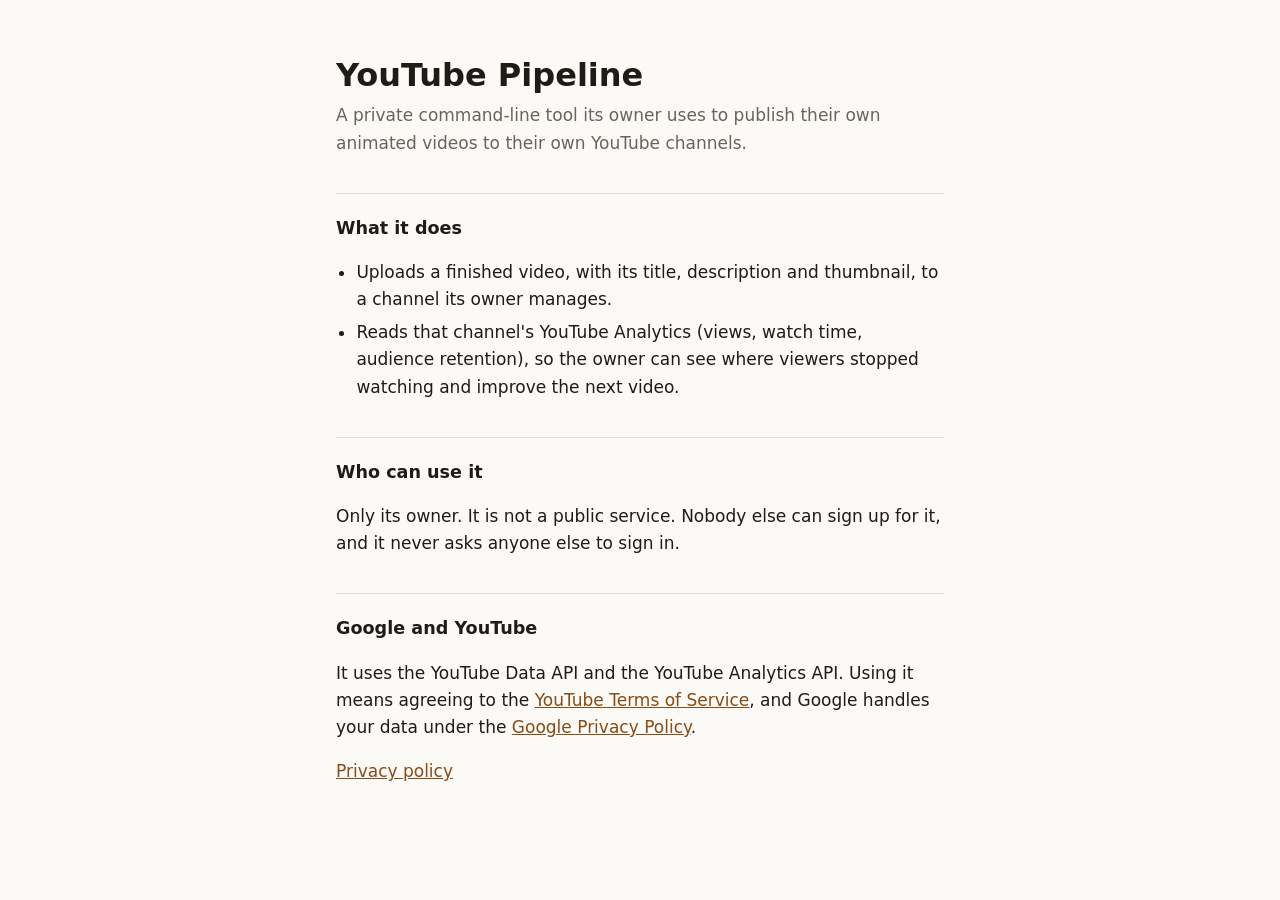
<file: index.html>
<!doctype html>
<html lang="en">
<head>
<meta charset="utf-8">
<meta name="viewport" content="width=device-width, initial-scale=1">
<title>YouTube Pipeline</title>
<link rel="stylesheet" href="style.css">
</head>
<body>
<main>
  <h1>YouTube Pipeline</h1>
  <p class="lede">A private command-line tool its owner uses to publish their own animated videos to their own YouTube channels.</p>

  <h2>What it does</h2>
  <ul>
    <li>Uploads a finished video, with its title, description and thumbnail, to a channel its owner manages.</li>
    <li>Reads that channel's YouTube Analytics (views, watch time, audience retention), so the owner can see where viewers stopped watching and improve the next video.</li>
  </ul>

  <h2>Who can use it</h2>
  <p>Only its owner. It is not a public service. Nobody else can sign up for it, and it never asks anyone else to sign in.</p>

  <h2>Google and YouTube</h2>
  <p>It uses the YouTube Data API and the YouTube Analytics API. Using it means agreeing to the
    <a href="https://www.youtube.com/t/terms">YouTube Terms of Service</a>, and Google handles your data under the
    <a href="https://policies.google.com/privacy">Google Privacy Policy</a>.</p>

  <p><a href="privacy.html">Privacy policy</a></p>
</main>
</body>
</html>
</file>
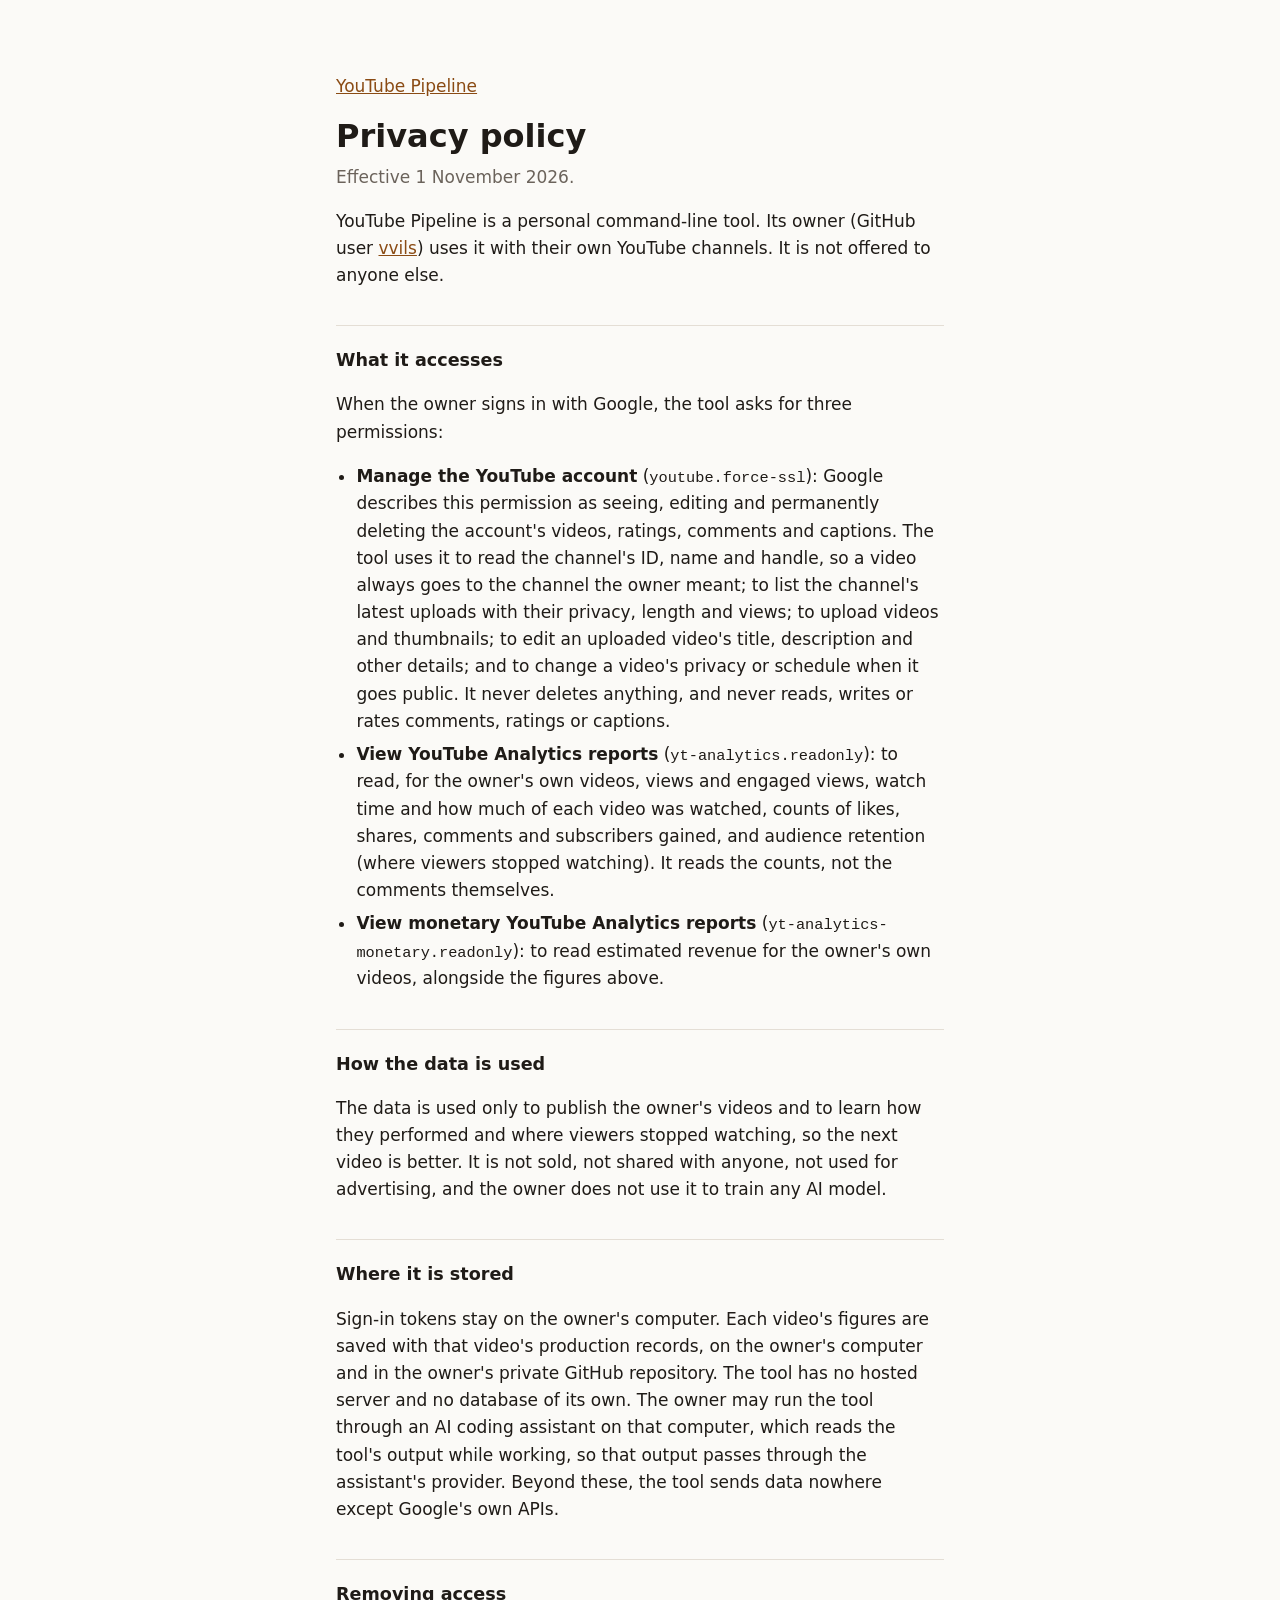
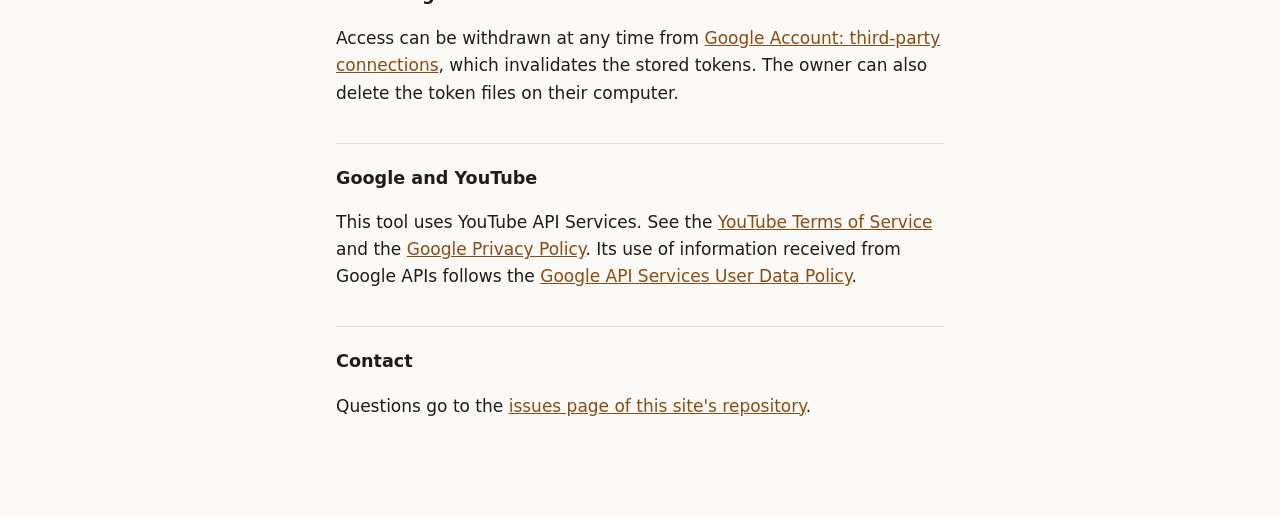
<file: privacy.html>
<!doctype html>
<html lang="en">
<head>
<meta charset="utf-8">
<meta name="viewport" content="width=device-width, initial-scale=1">
<title>Privacy Policy · YouTube Pipeline</title>
<link rel="stylesheet" href="style.css">
</head>
<body>
<main>
  <p><a href="./">YouTube Pipeline</a></p>
  <h1>Privacy policy</h1>
  <p class="lede">Effective 1 November 2026.</p>

  <p>YouTube Pipeline is a personal command-line tool. Its owner (GitHub user <a href="https://github.com/vvils">vvils</a>) uses it with their own YouTube channels. It is not offered to anyone else.</p>

  <h2>What it accesses</h2>
  <p>When the owner signs in with Google, the tool asks for three permissions:</p>
  <ul>
    <li><strong>Manage the YouTube account</strong> (<code>youtube.force-ssl</code>): Google describes this permission as seeing, editing and permanently deleting the account's videos, ratings, comments and captions. The tool uses it to read the channel's ID, name and handle, so a video always goes to the channel the owner meant; to list the channel's latest uploads with their privacy, length and views; to upload videos and thumbnails; to edit an uploaded video's title, description and other details; and to change a video's privacy or schedule when it goes public. It never deletes anything, and never reads, writes or rates comments, ratings or captions.</li>
    <li><strong>View YouTube Analytics reports</strong> (<code>yt-analytics.readonly</code>): to read, for the owner's own videos, views and engaged views, watch time and how much of each video was watched, counts of likes, shares, comments and subscribers gained, and audience retention (where viewers stopped watching). It reads the counts, not the comments themselves.</li>
    <li><strong>View monetary YouTube Analytics reports</strong> (<code>yt-analytics-monetary.readonly</code>): to read estimated revenue for the owner's own videos, alongside the figures above.</li>
  </ul>

  <h2>How the data is used</h2>
  <p>The data is used only to publish the owner's videos and to learn how they performed and where viewers stopped watching, so the next video is better. It is not sold, not shared with anyone, not used for advertising, and the owner does not use it to train any AI model.</p>

  <h2>Where it is stored</h2>
  <p>Sign-in tokens stay on the owner's computer. Each video's figures are saved with that video's production records, on the owner's computer and in the owner's private GitHub repository. The tool has no hosted server and no database of its own. The owner may run the tool through an AI coding assistant on that computer, which reads the tool's output while working, so that output passes through the assistant's provider. Beyond these, the tool sends data nowhere except Google's own APIs.</p>

  <h2>Removing access</h2>
  <p>Access can be withdrawn at any time from <a href="https://myaccount.google.com/permissions">Google Account: third-party connections</a>, which invalidates the stored tokens. The owner can also delete the token files on their computer.</p>

  <h2>Google and YouTube</h2>
  <p>This tool uses YouTube API Services. See the <a href="https://www.youtube.com/t/terms">YouTube Terms of Service</a> and the <a href="https://policies.google.com/privacy">Google Privacy Policy</a>. Its use of information received from Google APIs follows the <a href="https://developers.google.com/terms/api-services-user-data-policy">Google API Services User Data Policy</a>.</p>

  <h2>Contact</h2>
  <p>Questions go to the <a href="https://github.com/vvils/youtube-pipeline/issues">issues page of this site's repository</a>.</p>
</main>
</body>
</html>
</file>
<file: style.css>
:root {
  --bg: #fbfaf7;
  --text: #1f1b17;
  --muted: #6b635b;
  --link: #8a4b14;
  --rule: #e4ded5;
}
@media (prefers-color-scheme: dark) {
  :root {
    --bg: #171513;
    --text: #ece7e0;
    --muted: #a59d93;
    --link: #f0b070;
    --rule: #2f2b27;
  }
}
* { box-sizing: border-box; }
body {
  margin: 0;
  background: var(--bg);
  color: var(--text);
  font: 17px/1.6 system-ui, -apple-system, "Segoe UI", Roboto, sans-serif;
}
main { max-width: 640px; margin: 0 auto; padding: 56px 16px 80px; }
h1 { font-size: 2rem; line-height: 1.2; margin: 0 0 8px; }
h2 { font-size: 1.1rem; margin: 36px 0 8px; padding-top: 20px; border-top: 1px solid var(--rule); }
.lede { color: var(--muted); margin-top: 0; }
a { color: var(--link); }
code { font-size: 0.9em; }
ul { padding-left: 1.2em; }
li { margin: 6px 0; }
</file>
